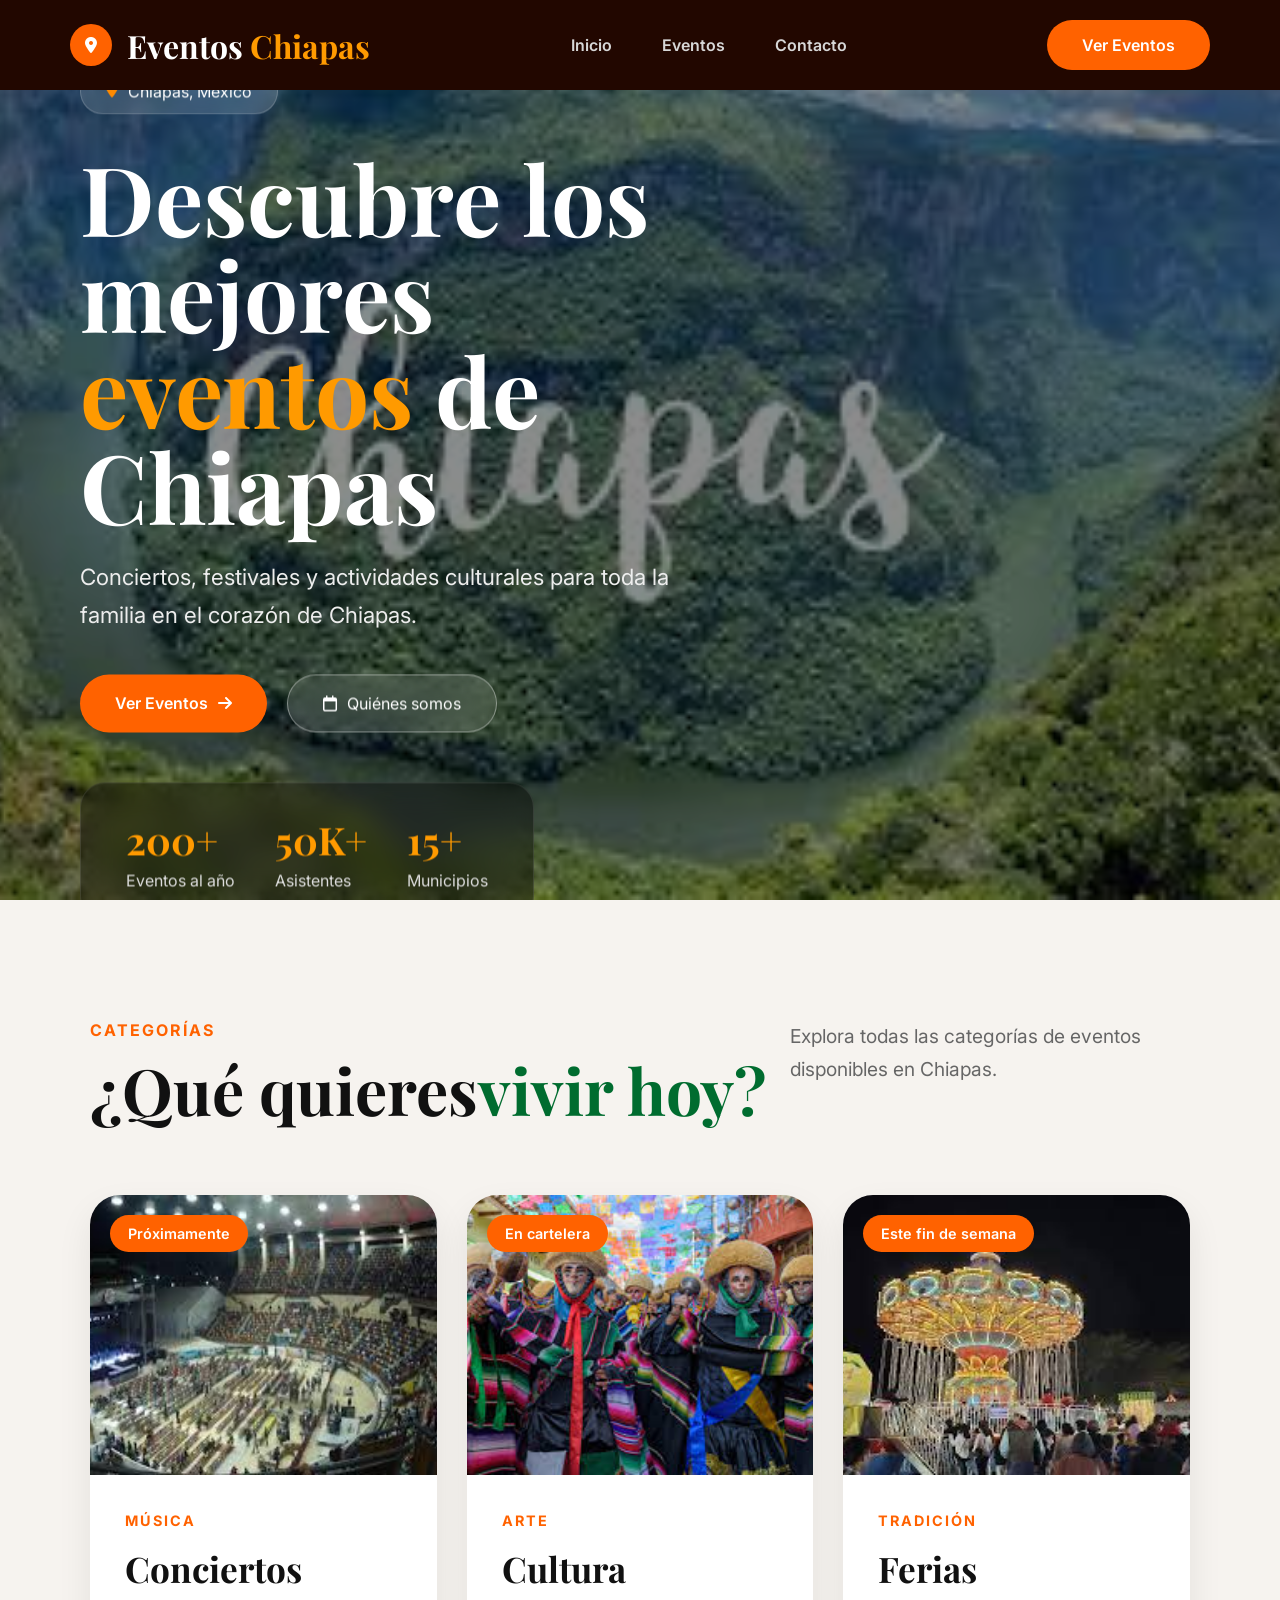
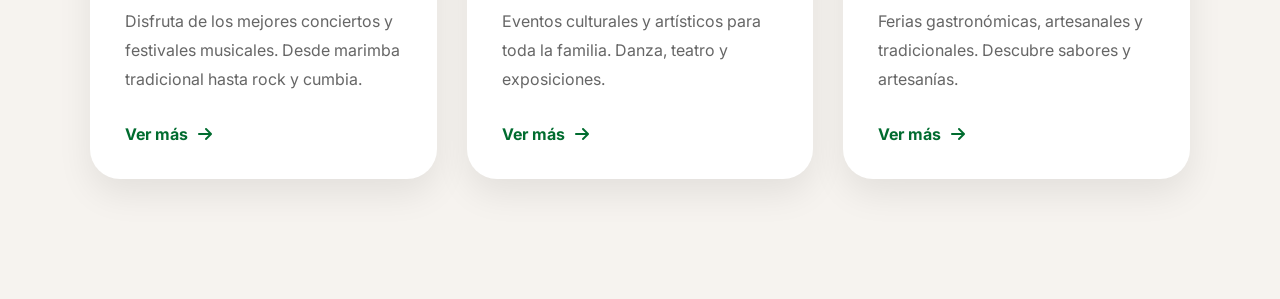
<file: index.html>
<!DOCTYPE html>
<html lang="es">
<head>
  <meta charset="UTF-8">
  <meta name="viewport" content="width=device-width, initial-scale=1.0">
  <title>Eventos de Chiapas Oficia 2026</title>
  <link rel="preconnect" href="https://fonts.googleapis.com">
  <link rel="preconnect" href="https://fonts.gstatic.com" crossorigin>
  <link href="https://fonts.googleapis.com/css2?family=Inter:wght@300;400;500;600;700&family=Playfair+Display:wght@600;700&display=swap" rel="stylesheet">
  <link rel="stylesheet"
  href="https://cdnjs.cloudflare.com/ajax/libs/font-awesome/6.5.2/css/all.min.css"/>
  <link rel="stylesheet" href="css/style.css">

</head>
<body>
    <header class="header">
    <nav class="navbar">
      <div class="logo">
        <div class="logo-circle">
          <i class="fa-solid fa-location-dot"></i>
        </div>
        <h1>
          Eventos <span>Chiapas</span>
        </h1>
      </div>
      <ul class="nav-links">
        <li><a href="index.html">Inicio</a></li>
        <li><a href="eventos.html">Eventos</a></li>
        <li><a href="contacto.html">Contacto</a></li>
      </ul>
    <a href="eventos.html" class="nav-btn">
    Ver Eventos
    </a>
    </nav>
    <section class="hero">
      <div class="overlay"></div>
      <img src="img/banner.jpg" alt="Banner" class="hero-bg">
      <div class="hero-content">
        <div class="location-badge">
          <i class="fa-solid fa-location-dot"></i>
          <span>Chiapas, México</span>
        </div>
        <h2>
        Descubre los mejores
        <span>eventos</span>
        de Chiapas
        </h2>
        <p>
          Conciertos, festivales y actividades culturales
          para toda la familia en el corazón de Chiapas.
        </p>
        <div class="hero-buttons">
          <a href="eventos.html" class="btn-primary">
            Ver Eventos
            <i class="fa-solid fa-arrow-right"></i>
          </a>
          <a href="contacto.html" class="btn-secondary"><i class="fa-regular fa-calendar"></i>Quiénes somos</a>
        </div>
        <div class="stats-container">
          <div class="stat-box">
            <h3>200+</h3>
            <span>Eventos al año</span>
          </div>
          <div class="stat-box"> <h3>50K+</h3>
            <span>Asistentes</span>
          </div>
          <div class="stat-box">
            <h3>15+</h3>
            <span>Municipios</span>
          </div>
        </div>
      </div>
    </section>
  </header>
  <section class="categories">
    <div class="section-top">
      <div>
        <span class="section-tag">CATEGORÍAS</span>
        <h2>¿Qué quieres<span>vivir hoy?</span>
        </h2>
      </div>
      <p>
        Explora todas las categorías de eventos
        disponibles en Chiapas.
      </p>
    </div>
    <div class="cards">
      <div class="card">
        <div class="card-img">
          <img src="img/concierto.jpg" alt="Conciertos">
          <span class="badge">Próximamente</span>
        </div>
        <div class="card-content">
          <span class="mini-tag">
            MÚSICA
          </span>
          <h3>
            Conciertos
          </h3>
          <p>
            Disfruta de los mejores conciertos y festivales musicales.
            Desde marimba tradicional hasta rock y cumbia.
          </p>
          <a href="#">
            Ver más
            <i class="fa-solid fa-arrow-right"></i>
          </a>
        </div>
      </div>
      <div class="card">
        <div class="card-img">
          <img src="img/cultura.jpg" alt="Cultura">
          <span class="badge">
            En cartelera
          </span>
        </div>
        <div class="card-content">
          <span class="mini-tag">ARTE</span>
          <h3> Cultura</h3>
          <p>
            Eventos culturales y artísticos para toda la familia.
            Danza, teatro y exposiciones.
          </p>
          <a href="#">Ver más<i class="fa-solid fa-arrow-right"></i></a>
        </div>
      </div>
      <div class="card">
        <div class="card-img">
          <img src="img/feria.jpg" alt="Ferias">
          <span class="badge">
            Este fin de semana
          </span>
        </div>
        <div class="card-content">
          <span class="mini-tag">
            TRADICIÓN
          </span>
          <h3>Ferias</h3>
          <p>
            Ferias gastronómicas, artesanales y tradicionales.
            Descubre sabores y artesanías.
          </p>
          <a href="#">
            Ver más
            <i class="fa-solid fa-arrow-right"></i>
          </a>
        </div>
      </div>
    </div>
  </section>
</body>
</html>
</file>
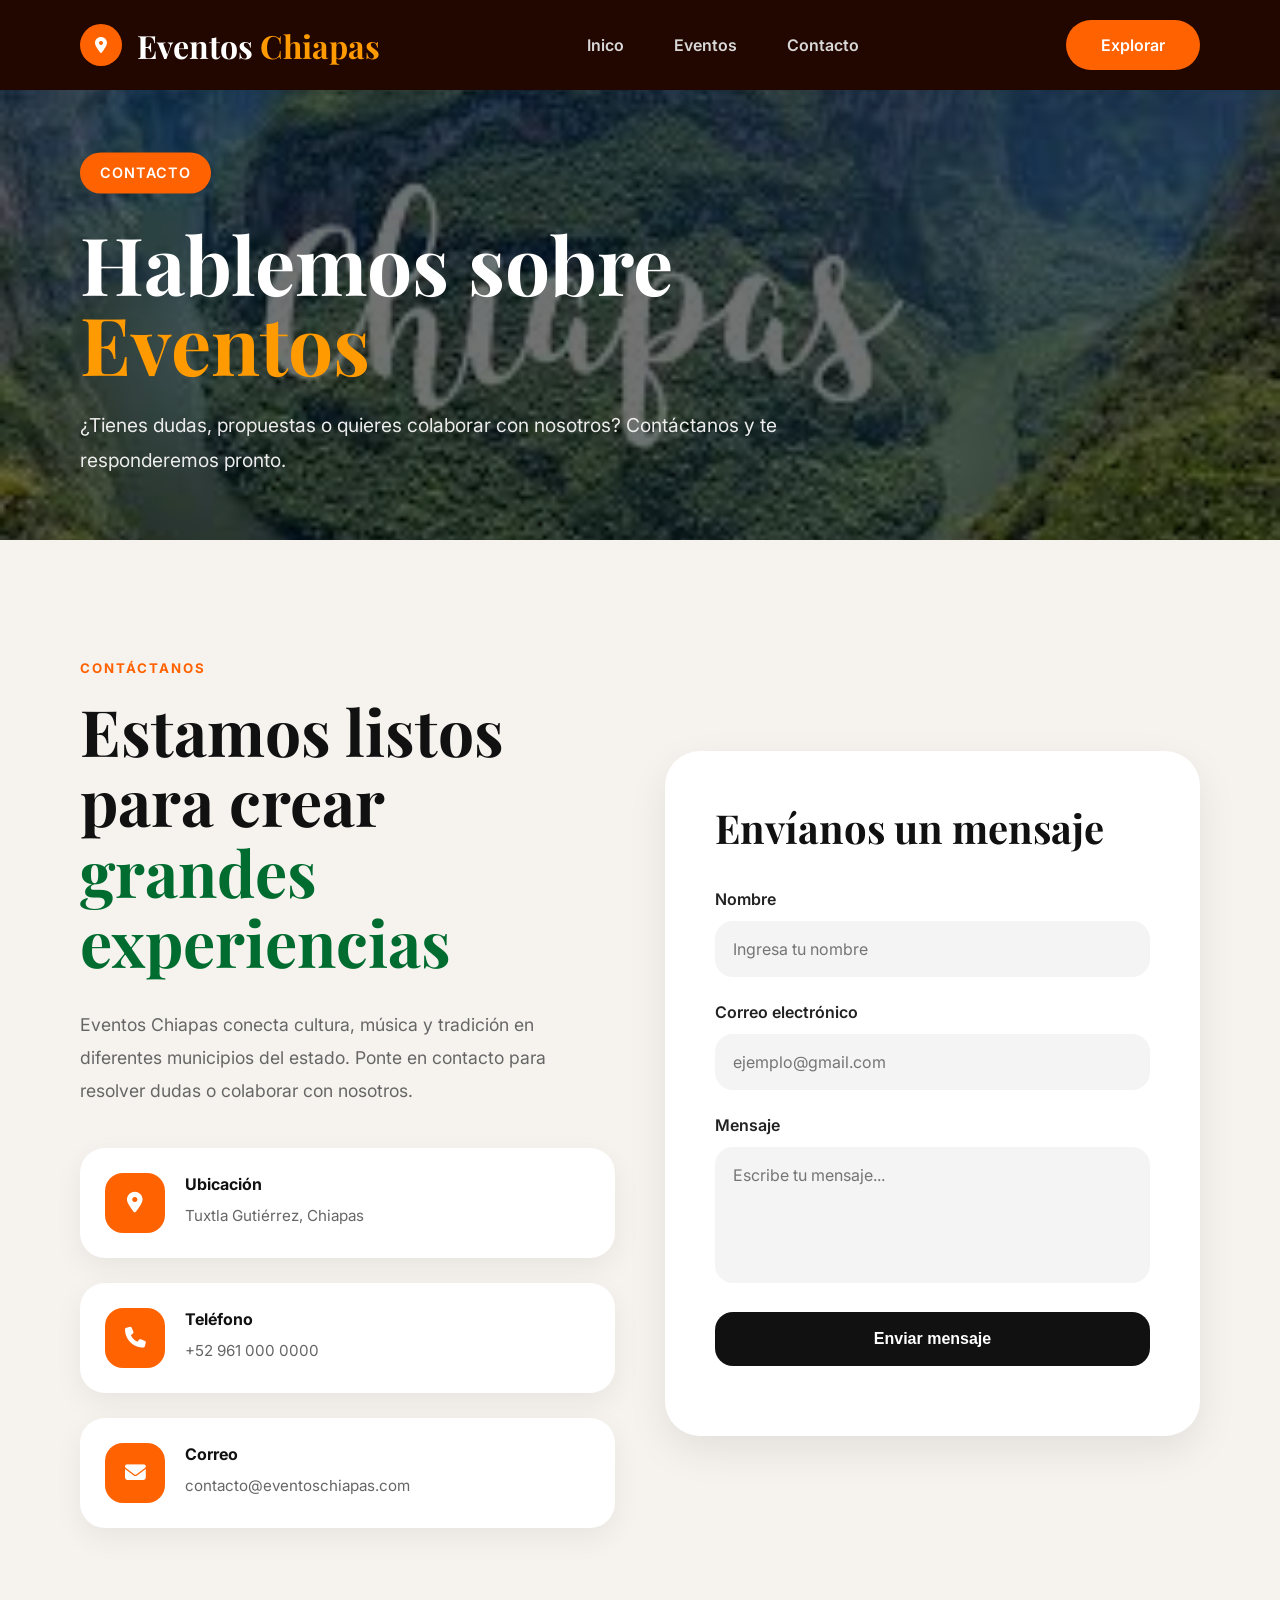
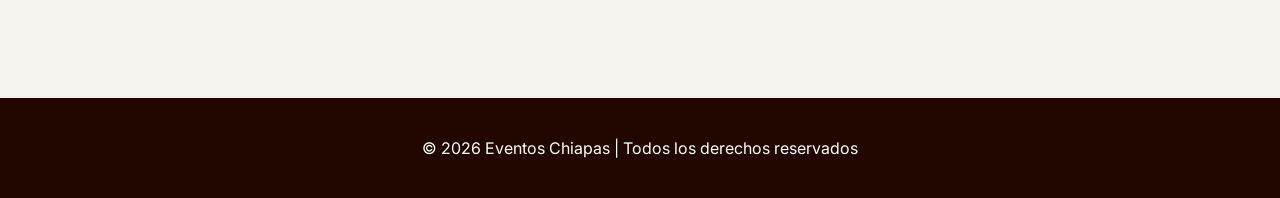
<file: contacto.html>
<!DOCTYPE html>
<html lang="es">
<head>

  <meta charset="UTF-8"/>
  <meta name="viewport" content="width=device-width, initial-scale=1.0"/>

  <title>Contacto Eventos Chiapas</title>
  <link rel="preconnect" href="https://fonts.googleapis.com">
  <link rel="preconnect" href="https://fonts.gstatic.com" crossorigin>

  <link href="https://fonts.googleapis.com/css2?family=Inter:wght@300;400;500;600;700&family=Playfair+Display:wght@600;700&display=swap" rel="stylesheet">
  <link rel="stylesheet"
  href="https://cdnjs.cloudflare.com/ajax/libs/font-awesome/6.5.2/css/all.min.css"/>

  <style>
    *{
      margin:0;
      padding:0;
      box-sizing:border-box;
    }

    body{
      font-family:'Inter',sans-serif;
      background:#f6f3ef;
      overflow-x:hidden;
    }
    .navbar{
      width:100%;
      height:90px;
      background:#220700;
      display:flex;
      justify-content:space-between;
      align-items:center;
      padding:0 80px;
      position:fixed;
      top:0;
      z-index:1000;
    }

    .logo{
      display:flex;
      align-items:center;
      gap:15px;
    }

    .logo-circle{
      width:42px;
      height:42px;
      border-radius:50%;
      background:#ff6200;
      display:flex;
      justify-content:center;
      align-items:center;
      color:#fff;
    }

    .logo h1{
      color:#fff;
      font-size:2rem;
      font-family:'Playfair Display',serif;
    }

    .logo span{
      color:#ff9a00;
    }

    .nav-links{
      display:flex;
      list-style:none;
      gap:50px;
    }

    .nav-links a{
      text-decoration:none;
      color:#d7d7d7;
      font-weight:600;
      transition:.3s;
    }

    .nav-links a:hover{
      color:#ff9a00;
    }

    .nav-btn{
      background:#ff6200;
      color:#fff;
      text-decoration:none;
      padding:15px 35px;
      border-radius:50px;
      font-weight:600;
      transition:.3s;
    }

    .nav-btn:hover{
      background:#ff8400;
    }
    .hero{
      height:50vh;
      position:relative;
      margin-top:90px;
      overflow:hidden;
    }

    .hero img{
      width:100%;
      height:100%;
      object-fit:cover;
    }

    .overlay{
      position:absolute;
      inset:0;
      background:rgba(0,0,0,.55);
    }

    .hero-content{
      position:absolute;
      top:50%;
      left:80px;
      transform:translateY(-50%);
      z-index:5;
      color:#fff;
      width:700px;
    }

    .hero-tag{
      display:inline-block;
      background:#ff6200;
      padding:12px 20px;
      border-radius:40px;
      margin-bottom:30px;
      font-size:.9rem;
      font-weight:600;
      letter-spacing:1px;
    }

    .hero-content h2{
      font-size:5rem;
      line-height:1;
      margin-bottom:25px;
      font-family:'Playfair Display',serif;
    }

    .hero-content h2 span{
      color:#ff9a00;
    }

    .hero-content p{
      font-size:1.2rem;
      color:#ececec;
      line-height:1.8;
    }
    .contact-section{
      padding:120px 80px;
      display:grid;
      grid-template-columns:1fr 1fr;
      gap:50px;
      align-items:center;
    }
    .contact-info h5{
      color:#ff6200;
      letter-spacing:2px;
      margin-bottom:20px;
    }

    .contact-info h2{
      font-size:4rem;
      line-height:1.1;
      margin-bottom:30px;
      font-family:'Playfair Display',serif;
      color:#111;
    }

    .contact-info h2 span{
      color:#006c2f;
    }

    .contact-info p{
      color:#666;
      line-height:1.9;
      margin-bottom:40px;
      font-size:1.1rem;
    }

    .info-boxes{
      display:flex;
      flex-direction:column;
      gap:25px;
    }

    .info-box{
      background:#fff;
      padding:25px;
      border-radius:25px;
      display:flex;
      align-items:center;
      gap:20px;
      box-shadow:0 10px 30px rgba(0,0,0,.06);
    }

    .info-icon{
      width:60px;
      height:60px;
      border-radius:18px;
      background:#ff6200;
      display:flex;
      justify-content:center;
      align-items:center;
      color:#fff;
      font-size:1.3rem;
    }

    .info-text h4{
      color:#111;
      margin-bottom:8px;
    }

    .info-text p{
      margin:0;
      color:#666;
      font-size:.95rem;
    }
    .form-container{
      background:#fff;
      padding:50px;
      border-radius:35px;
      box-shadow:0 15px 40px rgba(0,0,0,.08);
    }

    .form-container h3{
      font-size:2.5rem;
      margin-bottom:35px;
      color:#111;
      font-family:'Playfair Display',serif;
    }

    .input-group{
      margin-bottom:25px;
    }

    .input-group label{
      display:block;
      margin-bottom:12px;
      font-weight:600;
      color:#222;
    }

    .input-group input,
    .input-group textarea{
      width:100%;
      padding:18px;
      border:none;
      background:#f4f4f4;
      border-radius:18px;
      font-size:1rem;
      outline:none;
      transition:.3s;
      font-family:'Inter',sans-serif;
    }

    .input-group input:focus,
    .input-group textarea:focus{
      background:#fff;
      border:2px solid #ff6200;
    }

    textarea{
      resize:none;
    }

    .btn{
      width:100%;
      padding:18px;
      border:none;
      background:#111;
      color:#fff;
      border-radius:18px;
      font-size:1rem;
      font-weight:600;
      cursor:pointer;
      transition:.3s;
    }

    .btn:hover{
      background:#ff6200;
    }

    #respuesta{
      margin-top:20px;
      color:#006c2f;
      font-weight:600;
      text-align:center;
    }
    footer{
      background:#220700;
      color:#fff;
      text-align:center;
      padding:40px;
      margin-top:50px;
    }
    @media(max-width:1100px){

      .contact-section{
        grid-template-columns:1fr;
      }

    }

    @media(max-width:900px){

      .navbar{
        padding:20px;
      }

      .nav-links{
        display:none;
      }

      .hero-content{
        left:30px;
        width:90%;
      }

      .hero-content h2{
        font-size:3rem;
      }

      .contact-section{
        padding:80px 20px;
      }

      .contact-info h2{
        font-size:3rem;
      }

      .form-container{
        padding:30px;
      }

    }

  </style>

</head>

<body>
  <nav class="navbar">

    <div class="logo">

      <div class="logo-circle">
        <i class="fa-solid fa-location-dot"></i>
      </div>

      <h1>
        Eventos <span>Chiapas</span>
      </h1>

    </div>

    <ul class="nav-links">

      <li><a href="index.html">Inico</a></li>
      <li><a href="eventos.html">Eventos</a></li>
      <li><a href="contacto.html">Contacto</a></li>

    </ul>

    <a href="index.html" class="nav-btn">
      Explorar
    </a>

  </nav>
  <section class="hero">

    <div class="overlay"></div>

    <img src="img/banner.jpg" alt="Contacto">

    <div class="hero-content">

      <span class="hero-tag">
        CONTACTO
      </span>

      <h2>
        Hablemos sobre
        <span>Eventos</span>
      </h2>

      <p>
        ¿Tienes dudas, propuestas o quieres colaborar
        con nosotros? Contáctanos y te responderemos pronto.
      </p>

    </div>

  </section>
  <section class="contact-section">
    <div class="contact-info">

      <h5>CONTÁCTANOS</h5>

      <h2>
        Estamos listos para crear
        <span>grandes experiencias</span>
      </h2>

      <p>
        Eventos Chiapas conecta cultura, música y tradición
        en diferentes municipios del estado. Ponte en contacto
        para resolver dudas o colaborar con nosotros.
      </p>

      <div class="info-boxes">

        <div class="info-box">

          <div class="info-icon">
            <i class="fa-solid fa-location-dot"></i>
          </div>

          <div class="info-text">

            <h4>Ubicación</h4>

            <p>
              Tuxtla Gutiérrez, Chiapas
            </p>
          </div>
        </div>

        <div class="info-box">

          <div class="info-icon">
            <i class="fa-solid fa-phone"></i>
          </div>

          <div class="info-text">

            <h4>Teléfono</h4>

            <p>
              +52 961 000 0000
            </p>

          </div>

        </div>

        <div class="info-box">

          <div class="info-icon">
            <i class="fa-solid fa-envelope"></i>
          </div>

          <div class="info-text">

            <h4>Correo</h4>

            <p>
              contacto@eventoschiapas.com
            </p>

          </div>

        </div>

      </div>

    </div>
    <div class="form-container">
      <h3>
        Envíanos un mensaje
      </h3>
      <form id="contactForm">

        <div class="input-group">

          <label>
            Nombre
          </label>

          <input
          type="text"
          id="nombre"
          placeholder="Ingresa tu nombre"
          required>

        </div>

        <div class="input-group">

          <label>
            Correo electrónico
          </label>

          <input
          type="email"
          id="correo"
          placeholder="ejemplo@gmail.com"
          required>

        </div>

        <div class="input-group">

          <label>
            Mensaje
          </label>

          <textarea
          id="mensaje"
          rows="5"
          placeholder="Escribe tu mensaje..."
          required></textarea>

        </div>

        <button type="submit" class="btn">

          Enviar mensaje

        </button>

      </form>

      <p id="respuesta"></p>

    </div>

  </section>
  <footer>

    <p>
      © 2026 Eventos Chiapas | Todos los derechos reservados
    </p>

  </footer>
  <script>
    const form = document.getElementById("contactForm");
    const respuesta = document.getElementById("respuesta");

    form.addEventListener("submit", function(e){

      e.preventDefault();

      const nombre =
      document.getElementById("nombre").value;

      respuesta.innerHTML =
      `Gracias por contactarnos, ${nombre}.`;

      form.reset();

    });

  </script>

</body>
</html>
</file>
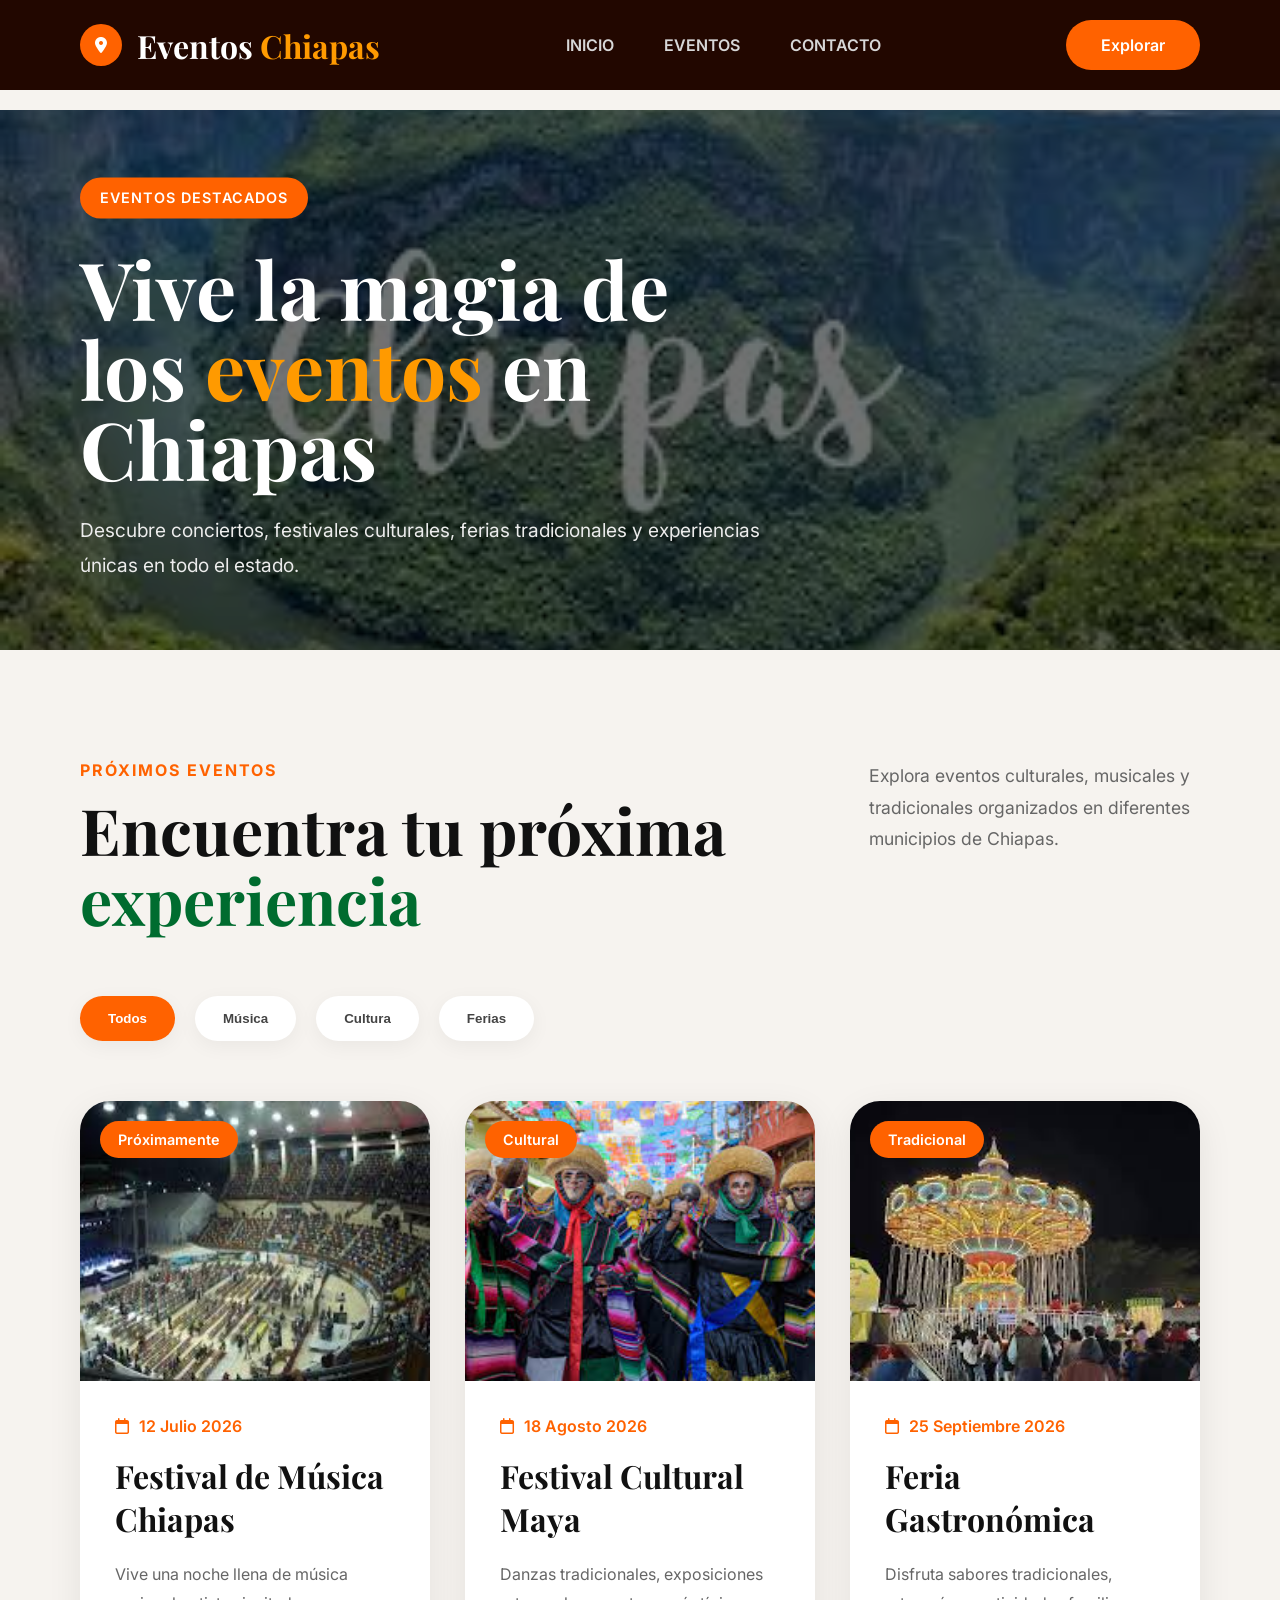
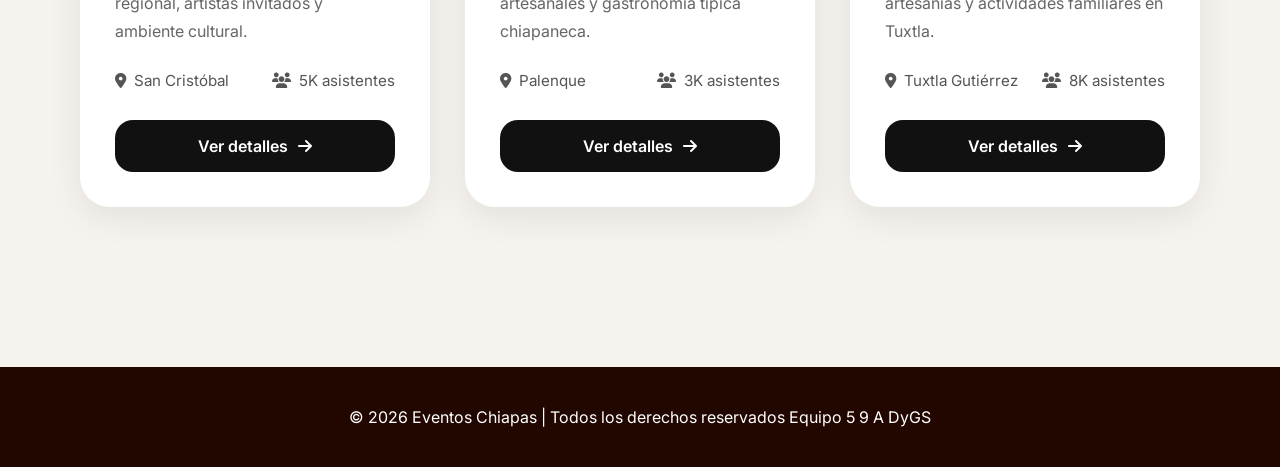
<file: eventos.html>
@ -0,0 +1,612 @@
<!DOCTYPE html>
<html lang="es">
<head>
  <meta charset="UTF-8"/>
  <meta name="viewport" content="width=device-width, initial-scale=1.0"/>

  <title>Eventos Chiapas</title>
  <link rel="preconnect" href="https://fonts.googleapis.com">
  <link rel="preconnect" href="https://fonts.gstatic.com" crossorigin>

  <link href="https://fonts.googleapis.com/css2?family=Inter:wght@300;400;500;600;700&family=Playfair+Display:wght@600;700&display=swap" rel="stylesheet">

  <link rel="stylesheet"
  href="https://cdnjs.cloudflare.com/ajax/libs/font-awesome/6.5.2/css/all.min.css"/>

  <style>
    *{
      margin:0;
      padding:0;
      box-sizing:border-box;
    }

    body{
      font-family:'Inter',sans-serif;
      background:#f6f3ef;
      color:#111;
    }
    .navbar{
      width:100%;
      height:90px;
      background:#220700;
      display:flex;
      justify-content:space-between;
      align-items:center;
      padding:0 80px;
      position:fixed;
      top:0;
      z-index:1000;
    }

    .logo{
      display:flex;
      align-items:center;
      gap:15px;
    }

    .logo-circle{
      width:42px;
      height:42px;
      background:#ff6200;
      border-radius:50%;
      display:flex;
      justify-content:center;
      align-items:center;
      color:#fff;
    }

    .logo h1{
      color:#fff;
      font-size:2rem;
      font-family:'Playfair Display',serif;
    }

    .logo span{
      color:#ff9a00;
    }

    .nav-links{
      display:flex;
      list-style:none;
      gap:50px;
    }

    .nav-links a{
      text-decoration:none;
      color:#d7d7d7;
      font-weight:600;
      transition:.3s;
    }

    .nav-links a:hover{
      color:#ff9a00;
    }

    .nav-btn{
      background:#ff6200;
      color:#fff;
      text-decoration:none;
      padding:15px 35px;
      border-radius:50px;
      font-weight:600;
      transition:.3s;
    }

    .nav-btn:hover{
      background:#ff8400;
    }
    .hero{
      height:60vh;
      position:relative;
      overflow:hidden;
      margin-top:90px;
    }

    .hero img{
      width:100%;
      height:100%;
      object-fit:cover;
    }

    .overlay{
      position:absolute;
      inset:0;
      background:rgba(0, 0, 0, 0.55);
    }

    .hero-content{
      position:absolute;
      top:50%;
      left:80px;
      transform:translateY(-50%);
      z-index:5;
      color:#fff;
      width:700px;
    }

    .hero-tag{
      display:inline-block;
      background:#ff6200;
      padding:12px 20px;
      border-radius:40px;
      margin-bottom:30px;
      font-size:.9rem;
      font-weight:600;
      letter-spacing:1px;
    }

    .hero-content h2{
      font-size:5rem;
      line-height:1;
      margin-bottom:25px;
      font-family:'Playfair Display',serif;
    }

    .hero-content h2 span{
      color:#ff9a00;
    }

    .hero-content p{
      font-size:1.2rem;
      color:#ececec;
      line-height:1.8;
    }
    .eventos-page{
      padding:110px 80px;
    }

    .section-top{
      display:flex;
      justify-content:space-between;
      align-items:flex-start;
      margin-bottom:60px;
    }

    .section-tag{
      color:#ff6200;
      font-weight:700;
      letter-spacing:2px;
    }

    .section-top h2{
      font-size:4rem;
      margin-top:15px;
      line-height:1.1;
      font-family:'Playfair Display',serif;
    }

    .section-top h2 span{
      color:#006c2f;
    }

    .section-top p{
      width:420px;
      color:#666;
      font-size:1.1rem;
      line-height:1.8;
    }
    .filters{
      display:flex;
      gap:20px;
      margin-bottom:60px;
      flex-wrap:wrap;
    }

    .filter-btn{
      border:none;
      background:#fff;
      padding:15px 28px;
      border-radius:40px;
      cursor:pointer;
      font-weight:600;
      color:#444;
      transition:.3s;
      box-shadow:0 5px 20px rgba(0,0,0,.05);
    }

    .filter-btn.active,
    .filter-btn:hover{
      background:#ff6200;
      color:#fff;
    }
    .eventos-container{
      display:grid;
      grid-template-columns:repeat(3,1fr);
      gap:35px;
    }

    .evento-card{
      background:#fff;
      border-radius:30px;
      overflow:hidden;
      box-shadow:0 10px 35px rgba(0,0,0,.08);
      transition:.4s;
    }

    .evento-card:hover{
      transform:translateY(-10px);
    }

    .evento-image{
      height:280px;
      position:relative;
    }

    .evento-image img{
      width:100%;
      height:100%;
      object-fit:cover;
    }

    .evento-badge{
      position:absolute;
      top:20px;
      left:20px;
      background:#ff6200;
      color:#fff;
      padding:10px 18px;
      border-radius:30px;
      font-size:.9rem;
      font-weight:600;
    }

    .evento-content{
      padding:35px;
    }

    .evento-date{
      display:flex;
      align-items:center;
      gap:10px;
      color:#ff6200;
      margin-bottom:18px;
      font-weight:600;
    }

    .evento-content h3{
      font-size:2rem;
      margin-bottom:20px;
      font-family:'Playfair Display',serif;
    }

    .evento-content p{
      color:#666;
      line-height:1.8;
      margin-bottom:25px;
    }

    .evento-info{
      display:flex;
      justify-content:space-between;
      margin-bottom:30px;
      color:#555;
      font-size:.95rem;
    }

    .evento-info span{
      display:flex;
      align-items:center;
      gap:8px;
    }

    .evento-btn{
      width:100%;
      background:#111;
      color:#fff;
      padding:16px;
      border-radius:18px;
      display:flex;
      justify-content:center;
      align-items:center;
      gap:10px;
      text-decoration:none;
      font-weight:600;
      transition:.3s;
    }

    .evento-btn:hover{
      background:#ff6200;
    }
    footer{
      background:#220700;
      color:#fff;
      padding:40px;
      text-align:center;
      margin-top:50px;
    }
    @media(max-width:1200px){

      .eventos-container{
        grid-template-columns:1fr 1fr;
      }

    }

    @media(max-width:900px){

      .navbar{
        padding:20px;
      }

      .nav-links{
        display:none;
      }

      .hero-content{
        left:30px;
        width:90%;
      }

      .hero-content h2{
        font-size:3rem;
      }

      .section-top{
        flex-direction:column;
        gap:30px;
      }

      .section-top p{
        width:100%;
      }

      .eventos-page{
        padding:80px 20px;
      }

      .eventos-container{
        grid-template-columns:1fr;
      }

    }
  </style>
</head>
<body>
  <nav class="navbar">
    <div class="logo">
      <div class="logo-circle">
        <i class="fa-solid fa-location-dot"></i>
      </div>
      <h1>
        Eventos <span>Chiapas</span>
      </h1>
    </div>
    <ul class="nav-links">
      <li><a href="index.html">INICIO</a></li>
      <li><a href="eventos.html">EVENTOS</a></li>
      <li><a href="contacto.html">CONTACTO</a></li>

    </ul>

    <a href="index.html" class="nav-btn">
      Explorar
    </a>

  </nav>
  <section class="hero">
    <div class="overlay"></div>
    <img src="img/banner.jpg" alt="Eventos">
    <div class="hero-content">
      <span class="hero-tag">
        EVENTOS DESTACADOS
      </span>
      <h2>
        Vive la magia de los
        <span>eventos</span>
        en Chiapas
      </h2>
      <p>
        Descubre conciertos, festivales culturales,
        ferias tradicionales y experiencias únicas
        en todo el estado.
      </p>
    </div>
  </section>
  <main class="eventos-page">

    <div class="section-top">

      <div>

        <span class="section-tag">
          PRÓXIMOS EVENTOS
        </span>

        <h2>
          Encuentra tu próxima
          <span>experiencia</span>
        </h2>

      </div>

      <p>
        Explora eventos culturales, musicales y tradicionales
        organizados en diferentes municipios de Chiapas.
      </p>

    </div>
    <div class="filters">

      <button class="filter-btn active">
        Todos
      </button>

      <button class="filter-btn">
        Música
      </button>

      <button class="filter-btn">
        Cultura
      </button>

      <button class="filter-btn">
        Ferias
      </button>

    </div>
    <div class="eventos-container">
      <div class="evento-card">

        <div class="evento-image">

          <img src="img/concierto.jpg" alt="Concierto">

          <span class="evento-badge">
            Próximamente
          </span>
        </div>
        <div class="evento-content">
          <div class="evento-date">
            <i class="fa-regular fa-calendar"></i>
            <span>12 Julio 2026</span>
          </div>
          <h3>
            Festival de Música Chiapas
          </h3>

          <p>
            Vive una noche llena de música regional,
            artistas invitados y ambiente cultural.
          </p>

          <div class="evento-info">

            <span>
              <i class="fa-solid fa-location-dot"></i>
              San Cristóbal
            </span>

            <span>
              <i class="fa-solid fa-users"></i>
              5K asistentes
            </span>
          </div>
          <a href="#" class="evento-btn">
            Ver detalles
            <i class="fa-solid fa-arrow-right"></i>
          </a>
        </div>
      </div>
      <div class="evento-card">

        <div class="evento-image">

          <img src="img/cultura.jpg" alt="Cultura">

          <span class="evento-badge">
            Cultural
          </span>

        </div>

        <div class="evento-content">

          <div class="evento-date">

            <i class="fa-regular fa-calendar"></i>

            <span>18 Agosto 2026</span>

          </div>

          <h3>
            Festival Cultural Maya
          </h3>

          <p>
            Danzas tradicionales, exposiciones artesanales
            y gastronomía típica chiapaneca.
          </p>

          <div class="evento-info">

            <span>
              <i class="fa-solid fa-location-dot"></i>
              Palenque
            </span>

            <span>
              <i class="fa-solid fa-users"></i>
              3K asistentes
            </span>

          </div>

          <a href="#" class="evento-btn">

            Ver detalles

            <i class="fa-solid fa-arrow-right"></i>

          </a>

        </div>

      </div>
      <div class="evento-card">

        <div class="evento-image">

          <img src="img/feria.jpg" alt="Ferias">

          <span class="evento-badge">
            Tradicional
          </span>

        </div>
        <div class="evento-content">
          <div class="evento-date">
            <i class="fa-regular fa-calendar"></i>
            <span>25 Septiembre 2026</span>
          </div>

          <h3>
            Feria Gastronómica
          </h3>

          <p>
            Disfruta sabores tradicionales, artesanías
            y actividades familiares en Tuxtla.
          </p>

          <div class="evento-info">

            <span>
              <i class="fa-solid fa-location-dot"></i>
              Tuxtla Gutiérrez
            </span>
            <span>
              <i class="fa-solid fa-users"></i>
              8K asistentes
            </span>
          </div>
          <a href="#" class="evento-btn">
            Ver detalles
            <i class="fa-solid fa-arrow-right"></i>
          </a>
        </div>
      </divS
    </div>
  </main>
  <footer>
    <p>
      © 2026 Eventos Chiapas | Todos los derechos reservados 
      Equipo 5    9 A   DyGS
    </p>

  </footer>

</body>
</html>
</file>
<file: css/style.css>
/* RESET */

*{
  margin:0;
  padding:0;
  box-sizing:border-box;
}

body{
  font-family:'Inter',sans-serif;
  background:#f6f3ef;
  color:#fff;
}

/* NAVBAR */

.navbar{
  position:fixed;
  top:0;
  left:0;
  width:100%;
  height:90px;
  padding:0 70px;
  display:flex;
  justify-content:space-between;
  align-items:center;
  z-index:1000;
  background:#220700;
}

.logo{
  display:flex;
  align-items:center;
  gap:15px;
}

.logo-circle{
  width:42px;
  height:42px;
  border-radius:50%;
  background:#ff6200;
  display:flex;
  justify-content:center;
  align-items:center;
}

.logo-circle i{
  color:#fff;
}

.logo h1{
  font-size:2rem;
  font-family:'Playfair Display',serif;
}

.logo span{
  color:#ff9a00;
}

.nav-links{
  display:flex;
  list-style:none;
  gap:50px;
}

.nav-links a{
  text-decoration:none;
  color:#d7d7d7;
  font-weight:600;
  transition:.3s;
}

.nav-links a:hover{
  color:#ff8a00;
}

.nav-btn{
  background:#ff6200;
  color:#fff;
  padding:15px 35px;
  border-radius:50px;
  text-decoration:none;
  font-weight:600;
}

/* HERO */

.hero{
  height:100vh;
  position:relative;
  overflow:hidden;
}

.hero-bg{
  width:100%;
  height:100%;
  object-fit:cover;
}

.overlay{
  position:absolute;
  inset:0;
  background:rgba(0,0,0,.45);
  z-index:1;
}

.hero-content{
  position:absolute;
  top:55%;
  left:80px;
  transform:translateY(-50%);
  z-index:5;
  width:700px;
}

.location-badge{
  width:max-content;
  background:rgba(255,255,255,.15);
  border:1px solid rgba(255,255,255,.2);
  backdrop-filter:blur(10px);
  padding:12px 25px;
  border-radius:40px;
  display:flex;
  gap:10px;
  margin-bottom:35px;
}

.location-badge i{
  color:#ff8a00;
}

.hero-content h2{
  font-size:6rem;
  line-height:1;
  font-family:'Playfair Display',serif;
  margin-bottom:25px;
}

.hero-content h2 span{
  color:#ff9a00;
}

.hero-content p{
  font-size:1.4rem;
  color:#ededed;
  line-height:1.7;
  margin-bottom:40px;
  max-width:650px;
}

.hero-buttons{
  display:flex;
  gap:20px;
  margin-bottom:50px;
}

.btn-primary{
  background:#ff6200;
  color:#fff;
  padding:18px 35px;
  border-radius:50px;
  text-decoration:none;
  display:flex;
  align-items:center;
  gap:10px;
  font-weight:600;
}

.btn-secondary{
  border:1px solid rgba(255,255,255,.4);
  background:rgba(255,255,255,.1);
  backdrop-filter:blur(15px);
  color:#fff;
  padding:18px 35px;
  border-radius:50px;
  text-decoration:none;
  display:flex;
  align-items:center;
  gap:10px;
}

/* STATS */

.stats-container{
  width:max-content;
  display:flex;
  gap:40px;
  background:rgba(0,0,0,.4);
  backdrop-filter:blur(15px);
  border:1px solid rgba(255,255,255,.1);
  padding:30px 45px;
  border-radius:25px;
}

.stat-box h3{
  font-size:2.4rem;
  color:#ff9a00;
  margin-bottom:5px;
  font-family:'Playfair Display',serif;
}

.stat-box span{
  color:#ddd;
}

/* CATEGORIES */

.categories{
  padding:120px 90px;
  color:#111;
}

.section-top{
  display:flex;
  justify-content:space-between;
  align-items:flex-start;
  margin-bottom:70px;
}

.section-tag{
  color:#ff6200;
  font-weight:700;
  letter-spacing:2px;
}

.section-top h2{
  font-size:4rem;
  margin-top:15px;
  font-family:'Playfair Display',serif;
  line-height:1.1;
}

.section-top h2 span{
  color:#006c2f;
}

.section-top p{
  width:400px;
  color:#666;
  font-size:1.2rem;
  line-height:1.7;
}

/* CARDS */

.cards{
  display:grid;
  grid-template-columns:repeat(3,1fr);
  gap:30px;
}

.card{
  background:#fff;
  border-radius:30px;
  overflow:hidden;
  box-shadow:0 15px 35px rgba(0,0,0,.08);
  transition:.4s;
}

.card:hover{
  transform:translateY(-10px);
}

.card-img{
  height:280px;
  position:relative;
}

.card-img img{
  width:100%;
  height:100%;
  object-fit:cover;
}

.badge{
  position:absolute;
  top:20px;
  left:20px;
  background:#ff6200;
  color:#fff;
  padding:10px 18px;
  border-radius:30px;
  font-size:.9rem;
  font-weight:600;
}

.card-content{
  padding:35px;
}

.mini-tag{
  color:#ff6200;
  font-size:.9rem;
  font-weight:700;
  letter-spacing:2px;
}

.card-content h3{
  font-size:2.2rem;
  margin:15px 0;
  font-family:'Playfair Display',serif;
  color:#111;
}

.card-content p{
  color:#666;
  line-height:1.8;
  margin-bottom:30px;
}

.card-content a{
  text-decoration:none;
  color:#006c2f;
  font-weight:700;
  display:flex;
  align-items:center;
  gap:10px;
}

/* RESPONSIVE */

@media(max-width:1200px){

  .cards{
    grid-template-columns:1fr;
  }

  .hero-content{
    width:90%;
  }

  .hero-content h2{
    font-size:4rem;
  }

}

@media(max-width:900px){

  .navbar{
    padding:20px;
  }

  .nav-links{
    display:none;
  }

  .hero-content{
    left:30px;
  }

  .hero-content h2{
    font-size:3rem;
  }

  .section-top{
    flex-direction:column;
    gap:30px;
  }

  .section-top p{
    width:100%;
  }

  .categories{
    padding:80px 20px;
  }

  .stats-container{
    flex-direction:column;
    gap:20px;
  }

  
}
</file>
